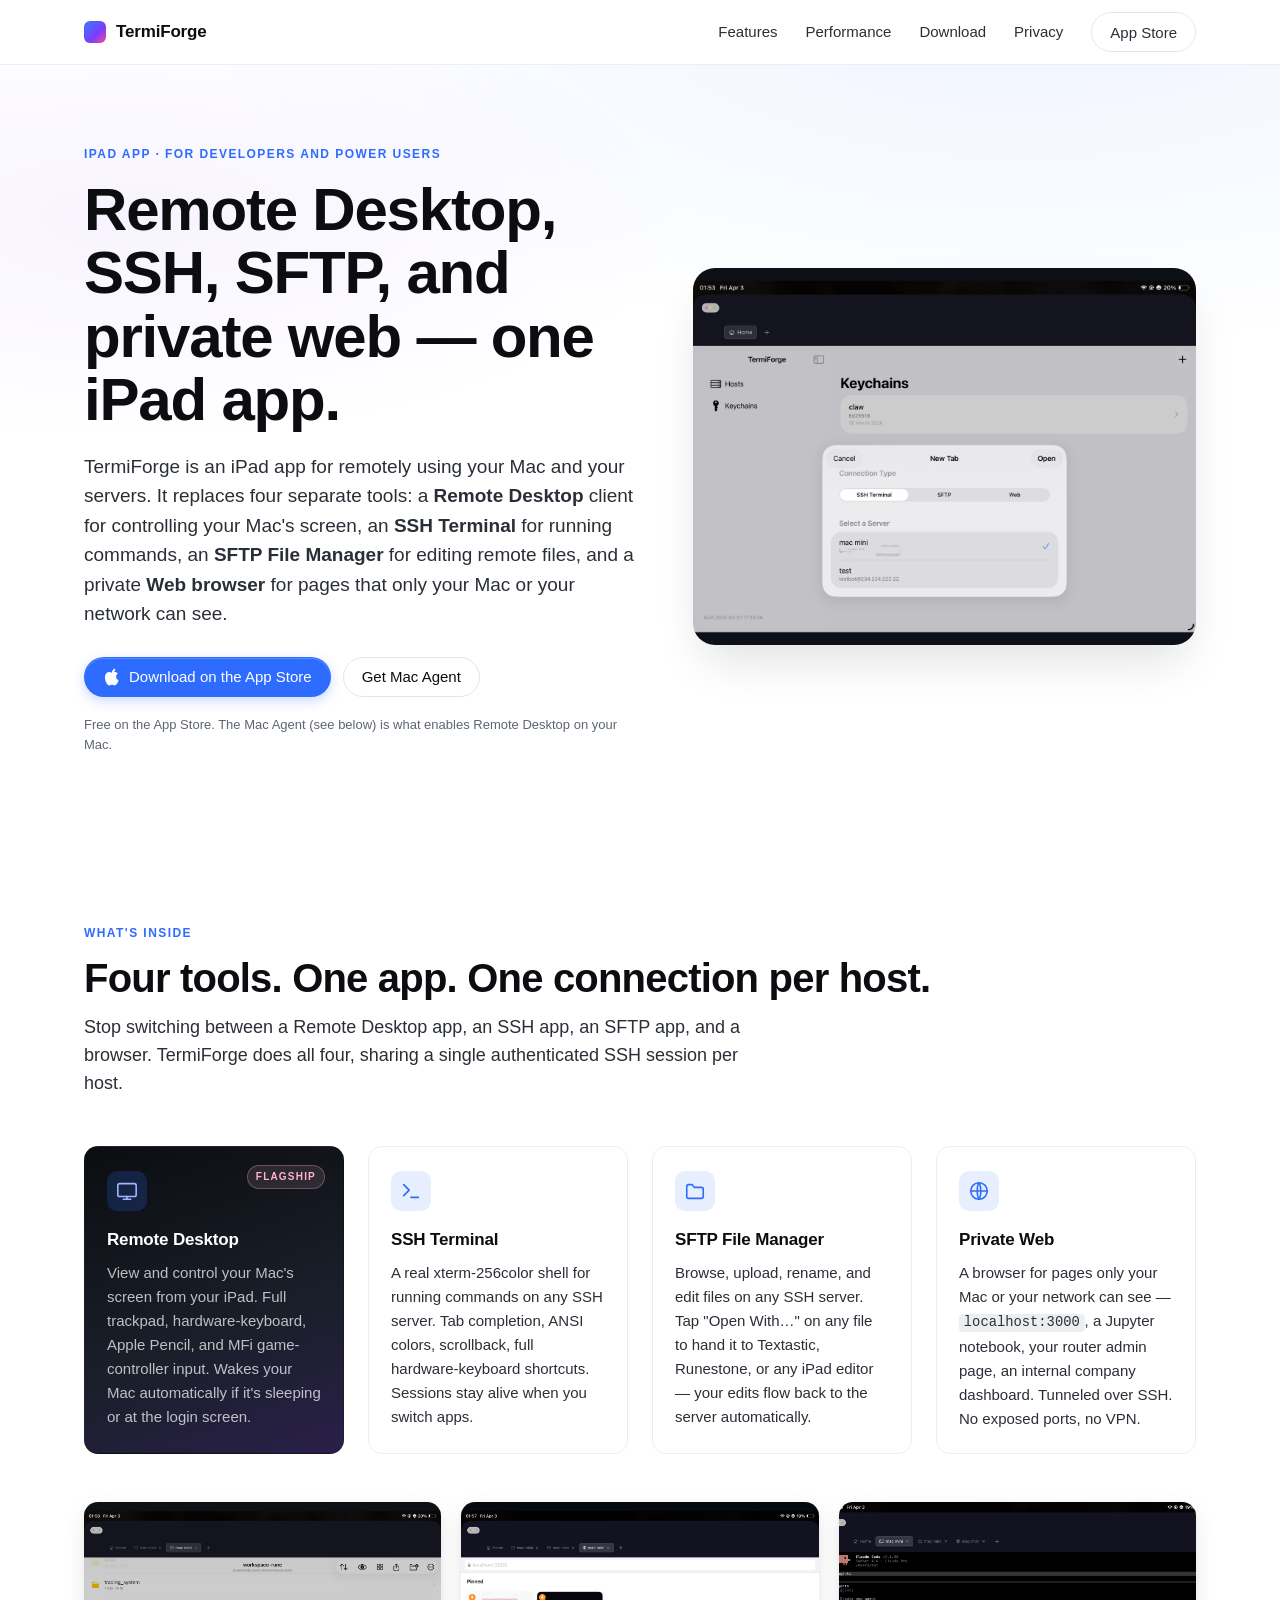
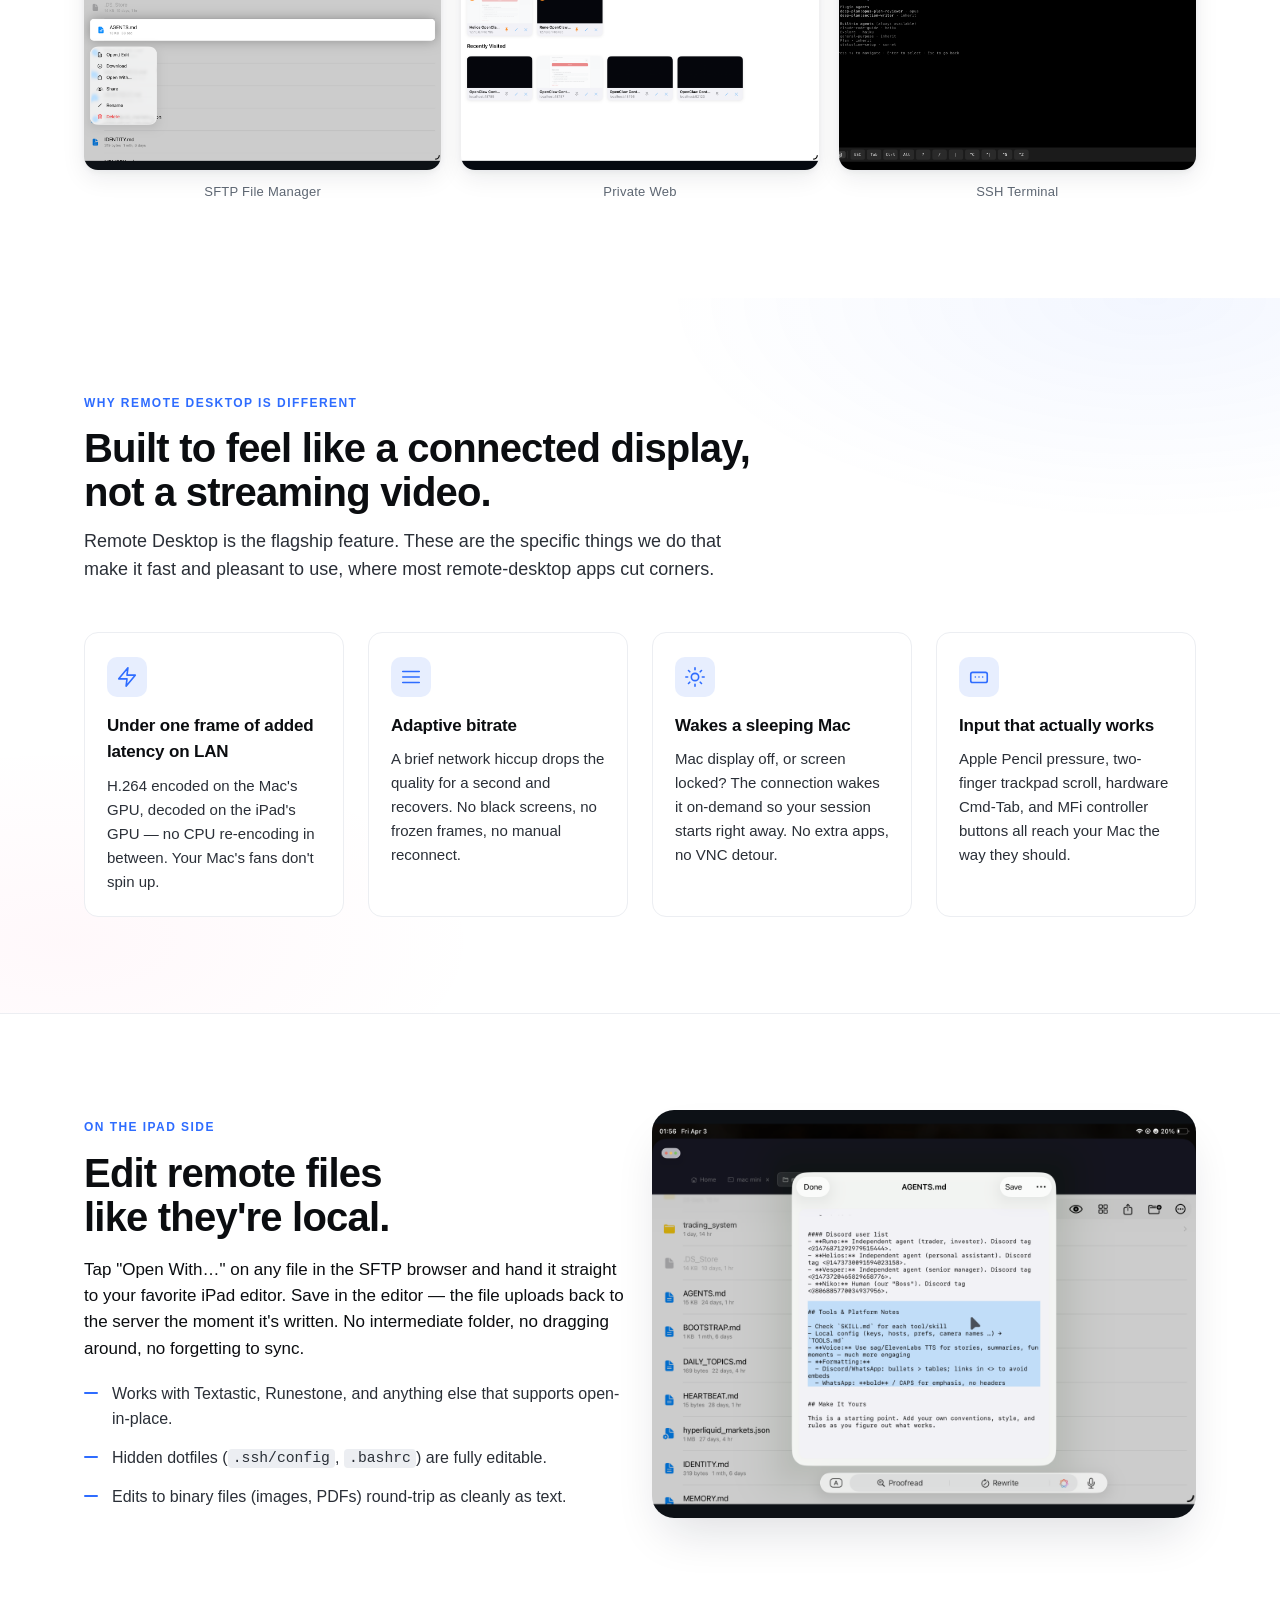
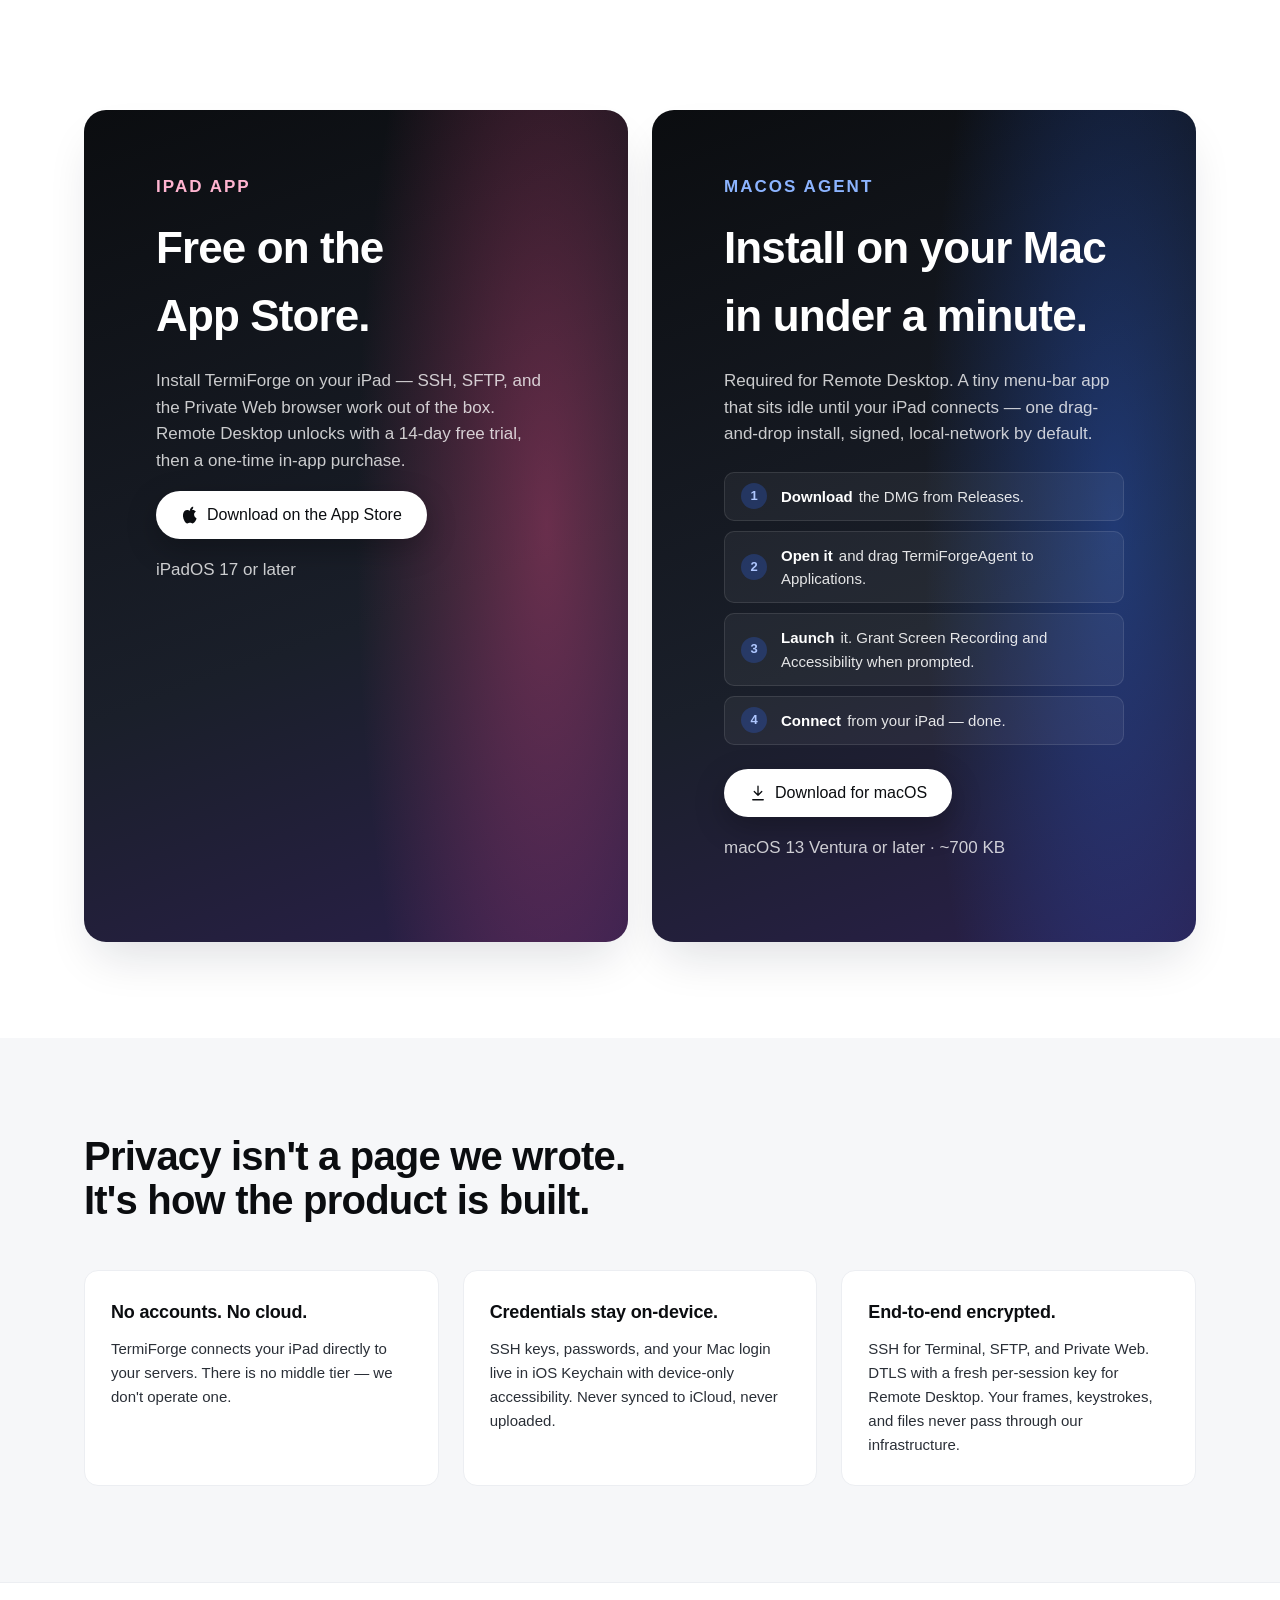
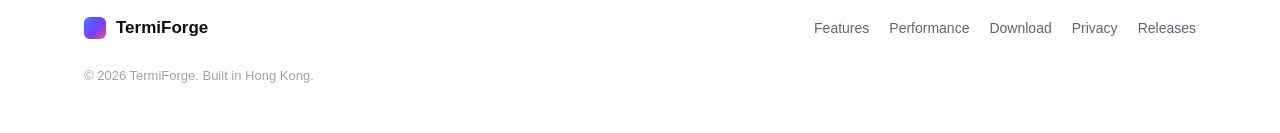
<file: index.html>
<!doctype html>
<html lang="en">
<head>
<meta charset="utf-8">
<meta name="viewport" content="width=device-width, initial-scale=1">
<title>TermiForge — Remote Desktop, SSH, SFTP, and private web for iPad</title>
<meta name="description" content="TermiForge is an iPad app that combines Remote Desktop for your Mac, SSH Terminal, SFTP File Manager, and a private web browser — four pro tools in one app.">
<link rel="preconnect" href="https://github.com">
<link rel="stylesheet" href="assets/styles.css">
<link rel="icon" type="image/svg+xml" href="assets/favicon.svg">
</head>
<body>

<header class="nav">
  <div class="wrap nav__row">
    <a href="#" class="nav__brand" aria-label="TermiForge home">
      <span class="nav__logo" aria-hidden="true"></span>
      <span class="nav__name">TermiForge</span>
    </a>
    <nav class="nav__links">
      <a href="#features">Features</a>
      <a href="#performance">Performance</a>
      <a href="#download">Download</a>
      <a href="#privacy">Privacy</a>
      <a class="btn btn--ghost" href="https://apps.apple.com/us/app/termiforge/id6761552684">App Store</a>
    </nav>
  </div>
</header>

<main>

<!-- ——————————————————————————————————————————————————— Hero ——— -->
<section class="hero">
  <div class="wrap hero__inner">
    <div class="hero__copy">
      <p class="eyebrow">iPad app · For developers and power users</p>
      <h1>Remote Desktop, SSH, SFTP, and private web — one iPad app.</h1>
      <p class="lede">
        TermiForge is an iPad app for remotely using your Mac and your servers. It replaces four separate tools:
        a <strong>Remote Desktop</strong> client for controlling your Mac's screen, an <strong>SSH Terminal</strong>
        for running commands, an <strong>SFTP File Manager</strong> for editing remote files, and a private
        <strong>Web browser</strong> for pages that only your Mac or your network can see.
      </p>
      <div class="cta">
        <a class="btn btn--primary" href="https://apps.apple.com/us/app/termiforge/id6761552684">
          <svg viewBox="0 0 24 24" fill="currentColor" aria-hidden="true"><path d="M16.365 1.43c0 1.14-.493 2.27-1.177 3.08-.744.9-1.98 1.57-2.94 1.57-.12 0-.23-.02-.29-.03-.01-.06-.04-.22-.04-.39 0-1.15.6-2.27 1.22-2.98.77-.9 2.06-1.58 3.13-1.62.03.13.1.28.1.37zM20.58 17.45c-.49 1.13-.72 1.64-1.35 2.64-.88 1.39-2.12 3.11-3.66 3.12-1.37.01-1.72-.84-3.58-.83-1.86 0-2.25.85-3.62.83-1.54-.02-2.71-1.57-3.59-2.96C2.33 16.16 2.06 11.07 3.57 8.44 4.64 6.56 6.34 5.4 7.93 5.4c1.62 0 2.64.86 3.98.86 1.3 0 2.09-.86 3.97-.86 1.42 0 2.92.76 3.99 2.08-3.51 1.87-2.94 6.83.71 8.97z"/></svg>
          Download on the App Store
        </a>
        <a class="btn btn--ghost" href="#download">Get Mac Agent</a>
      </div>
      <p class="hero__note">Free on the App Store. The Mac Agent (see below) is what enables Remote Desktop on your Mac.</p>
    </div>
    <div class="hero__art" aria-hidden="true">
      <picture>
        <img src="screenshots/IMG_0673.png" alt="TermiForge home — choosing a connection type to a Mac" loading="lazy">
      </picture>
    </div>
  </div>
</section>

<!-- —————————————————————————————————————— Features (all 4) —— -->
<section id="features" class="features">
  <div class="wrap">
    <p class="eyebrow">What's inside</p>
    <h2 class="section-title">Four tools. One app. One connection per host.</h2>
    <p class="section-sub">
      Stop switching between a Remote Desktop app, an SSH app, an SFTP app, and a browser. TermiForge does
      all four, sharing a single authenticated SSH session per host.
    </p>

    <div class="grid grid--4">
      <article class="card card--feature">
        <div class="card__icon" aria-hidden="true">
          <svg viewBox="0 0 24 24" fill="none" stroke="currentColor" stroke-width="1.75" stroke-linecap="round" stroke-linejoin="round"><rect x="2" y="4" width="20" height="14" rx="2"/><line x1="8" y1="21" x2="16" y2="21"/><line x1="12" y1="18" x2="12" y2="21"/></svg>
        </div>
        <span class="card__badge">Flagship</span>
        <h3>Remote Desktop</h3>
        <p>View and control your Mac's screen from your iPad. Full trackpad, hardware-keyboard, Apple Pencil, and MFi game-controller input. Wakes your Mac automatically if it's sleeping or at the login screen.</p>
      </article>

      <article class="card">
        <div class="card__icon" aria-hidden="true">
          <svg viewBox="0 0 24 24" fill="none" stroke="currentColor" stroke-width="1.75" stroke-linecap="round" stroke-linejoin="round"><polyline points="4 17 10 11 4 5"/><line x1="12" y1="19" x2="20" y2="19"/></svg>
        </div>
        <h3>SSH Terminal</h3>
        <p>A real xterm-256color shell for running commands on any SSH server. Tab completion, ANSI colors, scrollback, full hardware-keyboard shortcuts. Sessions stay alive when you switch apps.</p>
      </article>

      <article class="card">
        <div class="card__icon" aria-hidden="true">
          <svg viewBox="0 0 24 24" fill="none" stroke="currentColor" stroke-width="1.75" stroke-linecap="round" stroke-linejoin="round"><path d="M3 7a2 2 0 0 1 2-2h4l2 3h8a2 2 0 0 1 2 2v8a2 2 0 0 1-2 2H5a2 2 0 0 1-2-2Z"/></svg>
        </div>
        <h3>SFTP File Manager</h3>
        <p>Browse, upload, rename, and edit files on any SSH server. Tap "Open With…" on any file to hand it to Textastic, Runestone, or any iPad editor — your edits flow back to the server automatically.</p>
      </article>

      <article class="card">
        <div class="card__icon" aria-hidden="true">
          <svg viewBox="0 0 24 24" fill="none" stroke="currentColor" stroke-width="1.75" stroke-linecap="round" stroke-linejoin="round"><circle cx="12" cy="12" r="9"/><path d="M3 12h18M12 3c2.5 3 2.5 15 0 18M12 3c-2.5 3-2.5 15 0 18"/></svg>
        </div>
        <h3>Private Web</h3>
        <p>A browser for pages only your Mac or your network can see — <code>localhost:3000</code>, a Jupyter notebook, your router admin page, an internal company dashboard. Tunneled over SSH. No exposed ports, no VPN.</p>
      </article>
    </div>

    <!-- Screenshot strip — three real screens -->
    <div class="shots">
      <figure>
        <img src="screenshots/IMG_0677.PNG" alt="File manager showing context menu with Open/Edit, Open With, Rename, Delete" loading="lazy">
        <figcaption>SFTP File Manager</figcaption>
      </figure>
      <figure>
        <img src="screenshots/IMG_0678.PNG" alt="Private Web browser showing localhost:3000 with pinned and recently visited sites" loading="lazy">
        <figcaption>Private Web</figcaption>
      </figure>
      <figure>
        <img src="screenshots/IMG_0680.PNG" alt="SSH Terminal session showing Claude Code agent list" loading="lazy">
        <figcaption>SSH Terminal</figcaption>
      </figure>
    </div>
  </div>
</section>

<!-- ——————————————————————————————————————— Performance (RD) —— -->
<section id="performance" class="perf">
  <div class="wrap">
    <p class="eyebrow">Why Remote Desktop is different</p>
    <h2 class="section-title">Built to feel like a connected display,<br>not a streaming video.</h2>
    <p class="section-sub">
      Remote Desktop is the flagship feature. These are the specific things we do that make it fast and
      pleasant to use, where most remote-desktop apps cut corners.
    </p>

    <div class="grid grid--4">
      <article class="card">
        <div class="card__icon" aria-hidden="true">
          <svg viewBox="0 0 24 24" fill="none" stroke="currentColor" stroke-width="1.75" stroke-linecap="round" stroke-linejoin="round"><polyline points="13 2 3 14 12 14 11 22 21 10 12 10 13 2"/></svg>
        </div>
        <h3>Under one frame of added latency on LAN</h3>
        <p>H.264 encoded on the Mac's GPU, decoded on the iPad's GPU — no CPU re-encoding in between. Your Mac's fans don't spin up.</p>
      </article>

      <article class="card">
        <div class="card__icon" aria-hidden="true">
          <svg viewBox="0 0 24 24" fill="none" stroke="currentColor" stroke-width="1.75" stroke-linecap="round" stroke-linejoin="round"><path d="M3 12h18M3 6h18M3 18h18"/></svg>
        </div>
        <h3>Adaptive bitrate</h3>
        <p>A brief network hiccup drops the quality for a second and recovers. No black screens, no frozen frames, no manual reconnect.</p>
      </article>

      <article class="card">
        <div class="card__icon" aria-hidden="true">
          <svg viewBox="0 0 24 24" fill="none" stroke="currentColor" stroke-width="1.75" stroke-linecap="round" stroke-linejoin="round"><circle cx="12" cy="12" r="4"/><path d="M12 2v2M12 20v2M2 12h2M20 12h2M4.9 4.9l1.4 1.4M17.7 17.7l1.4 1.4M4.9 19.1l1.4-1.4M17.7 6.3l1.4-1.4"/></svg>
        </div>
        <h3>Wakes a sleeping Mac</h3>
        <p>Mac display off, or screen locked? The connection wakes it on-demand so your session starts right away. No extra apps, no VNC detour.</p>
      </article>

      <article class="card">
        <div class="card__icon" aria-hidden="true">
          <svg viewBox="0 0 24 24" fill="none" stroke="currentColor" stroke-width="1.75" stroke-linecap="round" stroke-linejoin="round"><rect x="3" y="7" width="18" height="11" rx="2"/><path d="M8 12h.01M12 12h.01M16 12h.01"/></svg>
        </div>
        <h3>Input that actually works</h3>
        <p>Apple Pencil pressure, two-finger trackpad scroll, hardware Cmd-Tab, and MFi controller buttons all reach your Mac the way they should.</p>
      </article>
    </div>
  </div>
</section>

<!-- ——————————————————————————————————————————————— Showcase —— -->
<section class="showcase">
  <div class="wrap grid grid--2">
    <div>
      <p class="eyebrow">On the iPad side</p>
      <h2 class="section-title">Edit remote files<br>like they're local.</h2>
      <p>Tap "Open With…" on any file in the SFTP browser and hand it straight to your favorite iPad editor.
        Save in the editor — the file uploads back to the server the moment it's written. No intermediate folder,
        no dragging around, no forgetting to sync.</p>
      <ul class="list">
        <li>Works with Textastic, Runestone, and anything else that supports open-in-place.</li>
        <li>Hidden dotfiles (<code>.ssh/config</code>, <code>.bashrc</code>) are fully editable.</li>
        <li>Edits to binary files (images, PDFs) round-trip as cleanly as text.</li>
      </ul>
    </div>
    <div class="showcase__art">
      <img src="screenshots/IMG_0675.PNG" alt="Editing a remote markdown file in Textastic with TermiForge syncing changes back to the server" loading="lazy">
    </div>
  </div>
</section>

<!-- ——————————————————————————————————————————————— Download —— -->
<section id="download" class="download">
  <div class="wrap">
    <div class="download__grid">

      <!-- iPad app -->
      <div class="download__card download__card--ipad">
        <div class="download__copy">
          <p class="eyebrow">iPad app</p>
          <h2>Free on the App&nbsp;Store.</h2>
          <p>
            Install TermiForge on your iPad — SSH, SFTP, and the Private Web browser work out of the box.
            Remote Desktop unlocks with a 14-day free trial, then a one-time in-app purchase.
          </p>
          <div class="cta">
            <a class="btn btn--primary btn--lg" href="https://apps.apple.com/us/app/termiforge/id6761552684">
              <svg viewBox="0 0 24 24" fill="currentColor" aria-hidden="true"><path d="M16.365 1.43c0 1.14-.493 2.27-1.177 3.08-.744.9-1.98 1.57-2.94 1.57-.12 0-.23-.02-.29-.03-.01-.06-.04-.22-.04-.39 0-1.15.6-2.27 1.22-2.98.77-.9 2.06-1.58 3.13-1.62.03.13.1.28.1.37zM20.58 17.45c-.49 1.13-.72 1.64-1.35 2.64-.88 1.39-2.12 3.11-3.66 3.12-1.37.01-1.72-.84-3.58-.83-1.86 0-2.25.85-3.62.83-1.54-.02-2.71-1.57-3.59-2.96C2.33 16.16 2.06 11.07 3.57 8.44 4.64 6.56 6.34 5.4 7.93 5.4 9.55 5.4 10.57 6.26 11.91 6.26c1.3 0 2.09-.86 3.97-.86 1.42 0 2.92.76 3.99 2.08-3.51 1.87-2.94 6.83.71 8.97z"/></svg>
              Download on the App Store
            </a>
          </div>
          <p class="meta">iPadOS 17 or later</p>
        </div>
      </div>

      <!-- Mac agent -->
      <div class="download__card">
        <div class="download__copy">
          <p class="eyebrow">macOS Agent</p>
          <h2>Install on your Mac in under a minute.</h2>
          <p>
            Required for Remote Desktop. A tiny menu-bar app that sits idle until your iPad connects —
            one drag-and-drop install, signed, local-network by default.
          </p>

          <ol class="steps">
            <li><strong>Download</strong> the DMG from Releases.</li>
            <li><strong>Open it</strong> and drag TermiForgeAgent to Applications.</li>
            <li><strong>Launch</strong> it. Grant Screen Recording and Accessibility when prompted.</li>
            <li><strong>Connect</strong> from your iPad — done.</li>
          </ol>

          <div class="cta">
            <a class="btn btn--primary btn--lg" href="https://github.com/xlvlxn/termiforge-releases/releases">
              <svg viewBox="0 0 24 24" fill="none" stroke="currentColor" stroke-width="1.75" stroke-linecap="round" stroke-linejoin="round" aria-hidden="true"><path d="M12 3v12M7 10l5 5 5-5M5 21h14"/></svg>
              Download for macOS
            </a>
          </div>

          <p class="meta">macOS 13 Ventura or later · ~700 KB</p>
        </div>
      </div>

    </div>
  </div>
</section>

<!-- ——————————————————————————————————————————————— Privacy ——— -->
<section id="privacy" class="privacy">
  <div class="wrap">
    <h2 class="section-title">Privacy isn't a page we wrote.<br>It's how the product is built.</h2>

    <div class="grid grid--3">
      <div class="feature">
        <h3>No accounts. No cloud.</h3>
        <p>TermiForge connects your iPad directly to your servers. There is no middle tier — we don't operate one.</p>
      </div>
      <div class="feature">
        <h3>Credentials stay on-device.</h3>
        <p>SSH keys, passwords, and your Mac login live in iOS Keychain with device-only accessibility. Never synced to iCloud, never uploaded.</p>
      </div>
      <div class="feature">
        <h3>End-to-end encrypted.</h3>
        <p>SSH for Terminal, SFTP, and Private Web. DTLS with a fresh per-session key for Remote Desktop. Your frames, keystrokes, and files never pass through our infrastructure.</p>
      </div>
    </div>
  </div>
</section>

</main>

<footer class="foot">
  <div class="wrap foot__row">
    <div class="foot__brand">
      <span class="nav__logo" aria-hidden="true"></span>
      <span>TermiForge</span>
    </div>
    <nav class="foot__links">
      <a href="#features">Features</a>
      <a href="#performance">Performance</a>
      <a href="#download">Download</a>
      <a href="#privacy">Privacy</a>
      <a href="https://github.com/xlvlxn/termiforge-releases/releases">Releases</a>
    </nav>
    <p class="foot__copy">© <span id="year"></span> TermiForge. Built in Hong Kong.</p>
  </div>
</footer>

<script>document.getElementById('year').textContent = new Date().getFullYear();</script>
</body>
</html>
</file>
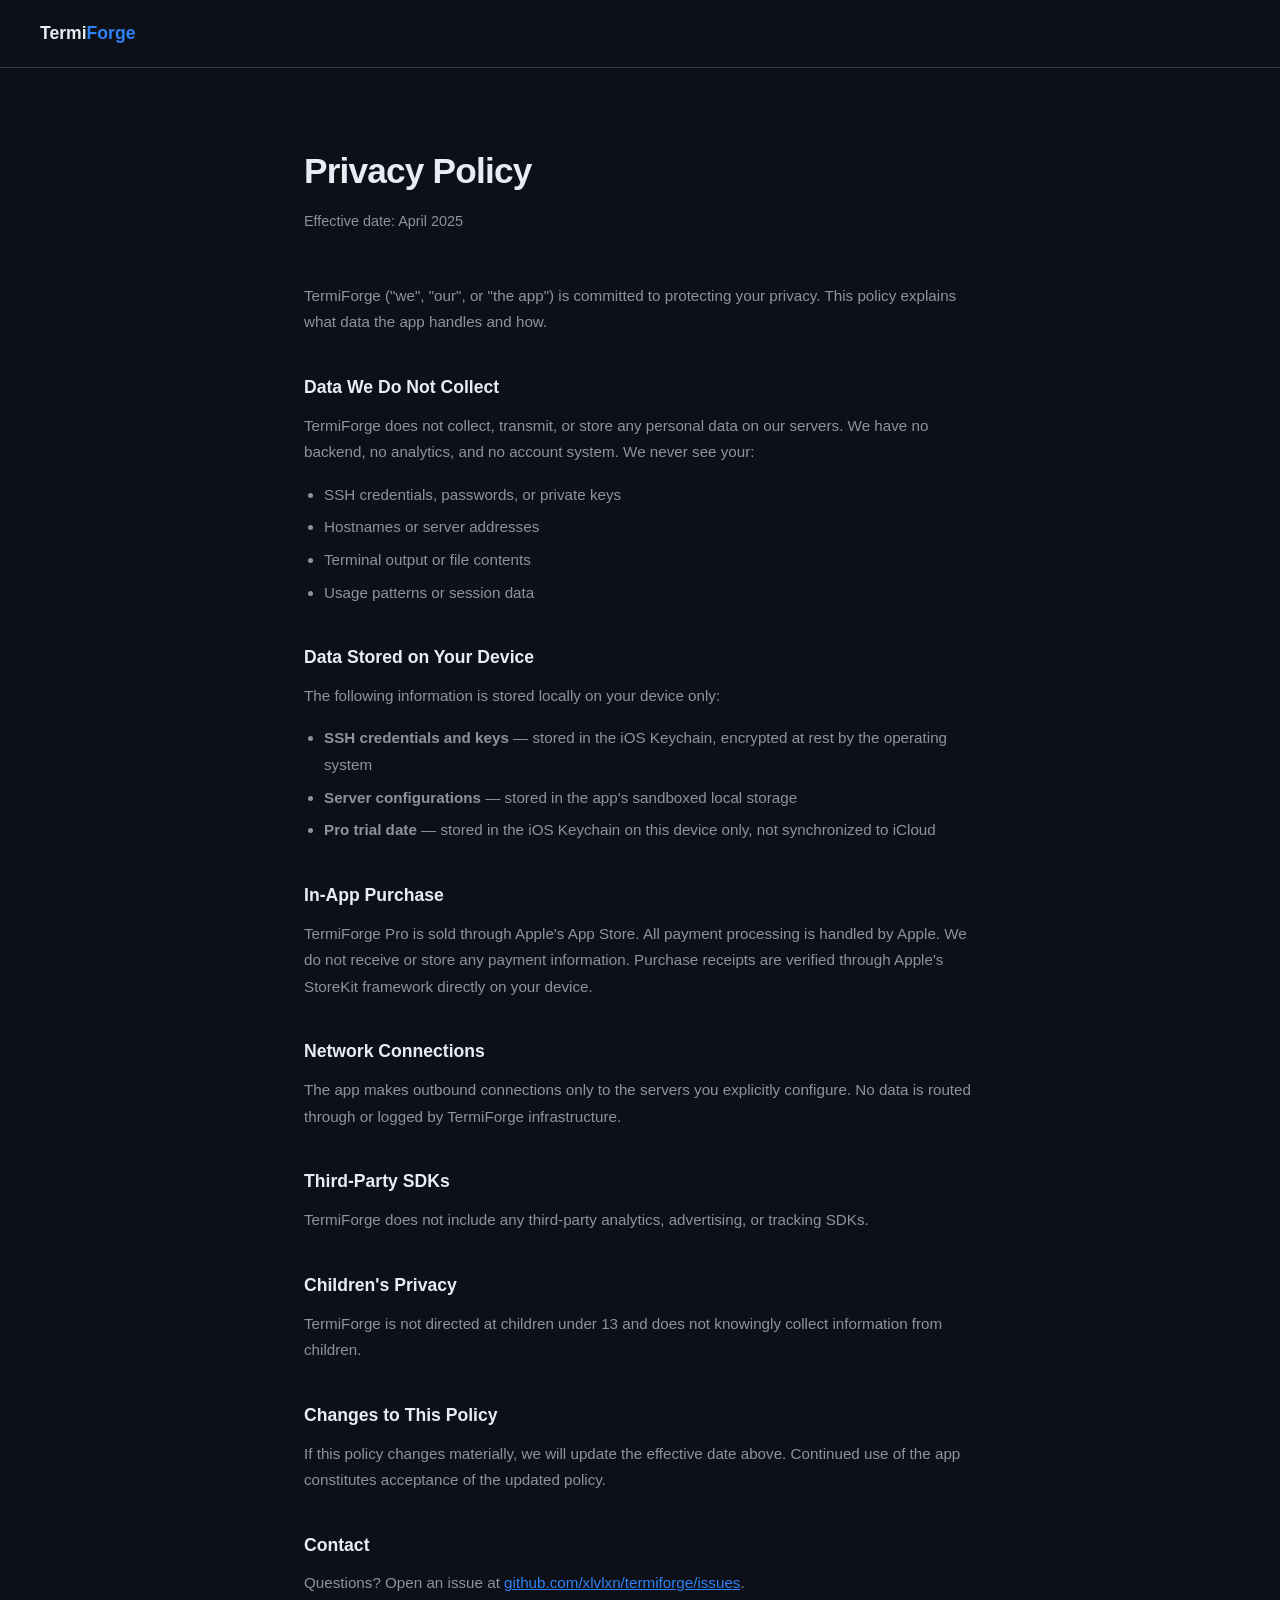
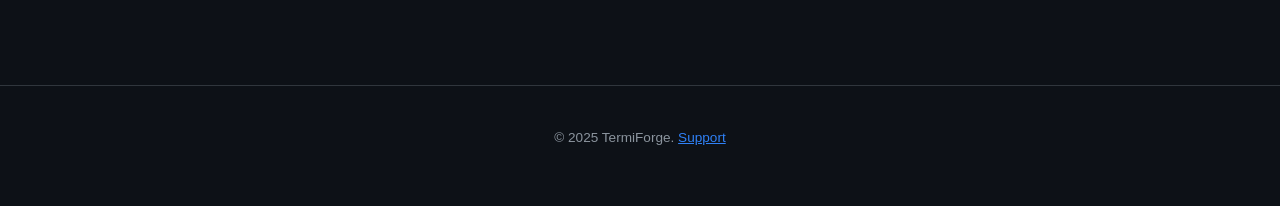
<file: privacy.html>
<!DOCTYPE html>
<html lang="en">
<head>
  <meta charset="UTF-8" />
  <meta name="viewport" content="width=device-width, initial-scale=1.0" />
  <title>Privacy Policy — TermiForge</title>
  <style>
    *, *::before, *::after { box-sizing: border-box; margin: 0; padding: 0; }
    :root {
      --bg: #0d1117; --surface: #161b22; --border: #30363d;
      --accent: #2f81f7; --text: #e6edf3; --muted: #8b949e;
    }
    body { background: var(--bg); color: var(--text); font-family: -apple-system, BlinkMacSystemFont, "Segoe UI", Helvetica, Arial, sans-serif; line-height: 1.75; }
    a { color: var(--accent); }
    nav { display: flex; align-items: center; justify-content: space-between; padding: 18px 40px; border-bottom: 1px solid var(--border); }
    .nav-logo { font-size: 1.1rem; font-weight: 700; color: var(--text); text-decoration: none; }
    .nav-logo span { color: var(--accent); }
    .content { max-width: 720px; margin: 0 auto; padding: 72px 24px; }
    h1 { font-size: 2.2rem; font-weight: 800; letter-spacing: -0.8px; margin-bottom: 8px; }
    .date { color: var(--muted); font-size: 0.9rem; margin-bottom: 48px; }
    h2 { font-size: 1.1rem; font-weight: 700; margin: 36px 0 10px; }
    p { color: var(--muted); margin-bottom: 16px; font-size: 0.95rem; }
    ul { color: var(--muted); margin: 0 0 16px 20px; font-size: 0.95rem; }
    li { margin-bottom: 6px; }
    footer { padding: 40px; border-top: 1px solid var(--border); text-align: center; }
    footer p { color: var(--muted); font-size: 0.85rem; }
  </style>
</head>
<body>

  <nav>
    <a href="index.html" class="nav-logo">Termi<span>Forge</span></a>
  </nav>

  <div class="content">
    <h1>Privacy Policy</h1>
    <p class="date">Effective date: April 2025</p>

    <p>TermiForge ("we", "our", or "the app") is committed to protecting your privacy. This policy explains what data the app handles and how.</p>

    <h2>Data We Do Not Collect</h2>
    <p>TermiForge does not collect, transmit, or store any personal data on our servers. We have no backend, no analytics, and no account system. We never see your:</p>
    <ul>
      <li>SSH credentials, passwords, or private keys</li>
      <li>Hostnames or server addresses</li>
      <li>Terminal output or file contents</li>
      <li>Usage patterns or session data</li>
    </ul>

    <h2>Data Stored on Your Device</h2>
    <p>The following information is stored locally on your device only:</p>
    <ul>
      <li><strong>SSH credentials and keys</strong> — stored in the iOS Keychain, encrypted at rest by the operating system</li>
      <li><strong>Server configurations</strong> — stored in the app's sandboxed local storage</li>
      <li><strong>Pro trial date</strong> — stored in the iOS Keychain on this device only, not synchronized to iCloud</li>
    </ul>

    <h2>In-App Purchase</h2>
    <p>TermiForge Pro is sold through Apple's App Store. All payment processing is handled by Apple. We do not receive or store any payment information. Purchase receipts are verified through Apple's StoreKit framework directly on your device.</p>

    <h2>Network Connections</h2>
    <p>The app makes outbound connections only to the servers you explicitly configure. No data is routed through or logged by TermiForge infrastructure.</p>

    <h2>Third-Party SDKs</h2>
    <p>TermiForge does not include any third-party analytics, advertising, or tracking SDKs.</p>

    <h2>Children's Privacy</h2>
    <p>TermiForge is not directed at children under 13 and does not knowingly collect information from children.</p>

    <h2>Changes to This Policy</h2>
    <p>If this policy changes materially, we will update the effective date above. Continued use of the app constitutes acceptance of the updated policy.</p>

    <h2>Contact</h2>
    <p>Questions? Open an issue at <a href="https://github.com/xlvlxn/termiforge/issues">github.com/xlvlxn/termiforge/issues</a>.</p>
  </div>

  <footer>
    <p>© 2025 TermiForge. <a href="support.html">Support</a></p>
  </footer>

</body>
</html>
</file>
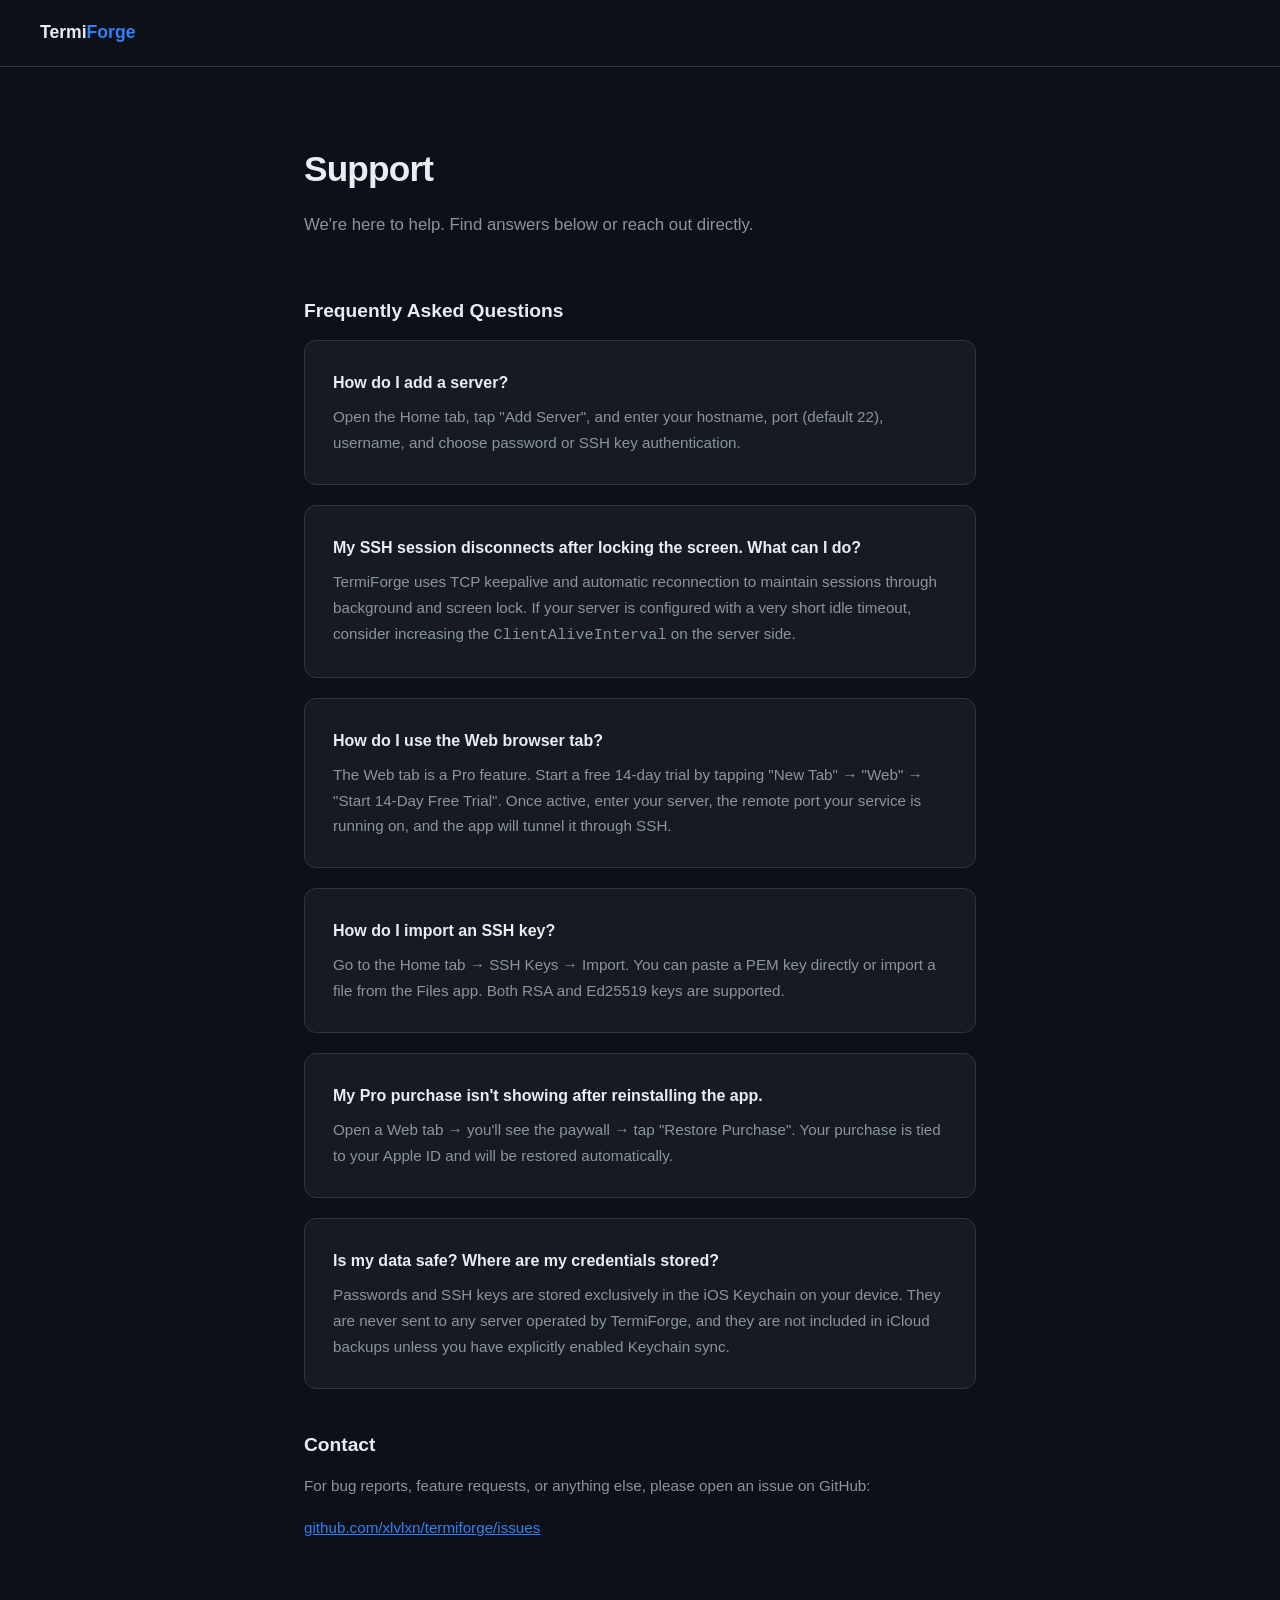
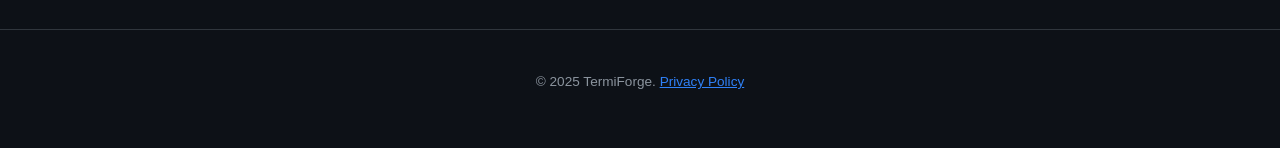
<file: support.html>
<!DOCTYPE html>
<html lang="en">
<head>
  <meta charset="UTF-8" />
  <meta name="viewport" content="width=device-width, initial-scale=1.0" />
  <title>Support — TermiForge</title>
  <style>
    *, *::before, *::after { box-sizing: border-box; margin: 0; padding: 0; }
    :root {
      --bg: #0d1117; --surface: #161b22; --border: #30363d;
      --accent: #2f81f7; --text: #e6edf3; --muted: #8b949e;
    }
    body { background: var(--bg); color: var(--text); font-family: -apple-system, BlinkMacSystemFont, "Segoe UI", Helvetica, Arial, sans-serif; line-height: 1.7; }
    a { color: var(--accent); }
    nav { display: flex; align-items: center; justify-content: space-between; padding: 18px 40px; border-bottom: 1px solid var(--border); }
    .nav-logo { font-size: 1.1rem; font-weight: 700; color: var(--text); text-decoration: none; }
    .nav-logo span { color: var(--accent); }
    .content { max-width: 720px; margin: 0 auto; padding: 72px 24px; }
    h1 { font-size: 2.2rem; font-weight: 800; letter-spacing: -0.8px; margin-bottom: 12px; }
    .subtitle { color: var(--muted); font-size: 1.05rem; margin-bottom: 56px; }
    h2 { font-size: 1.2rem; font-weight: 700; margin: 40px 0 12px; }
    p { color: var(--muted); margin-bottom: 16px; font-size: 0.95rem; }
    .card { background: var(--surface); border: 1px solid var(--border); border-radius: 12px; padding: 28px; margin-bottom: 20px; }
    .card h3 { font-size: 1rem; font-weight: 700; margin-bottom: 8px; }
    .card p { margin: 0; }
    footer { padding: 40px; border-top: 1px solid var(--border); text-align: center; }
    footer p { color: var(--muted); font-size: 0.85rem; }
  </style>
</head>
<body>

  <nav>
    <a href="index.html" class="nav-logo">Termi<span>Forge</span></a>
  </nav>

  <div class="content">
    <h1>Support</h1>
    <p class="subtitle">We're here to help. Find answers below or reach out directly.</p>

    <h2>Frequently Asked Questions</h2>

    <div class="card">
      <h3>How do I add a server?</h3>
      <p>Open the Home tab, tap "Add Server", and enter your hostname, port (default 22), username, and choose password or SSH key authentication.</p>
    </div>

    <div class="card">
      <h3>My SSH session disconnects after locking the screen. What can I do?</h3>
      <p>TermiForge uses TCP keepalive and automatic reconnection to maintain sessions through background and screen lock. If your server is configured with a very short idle timeout, consider increasing the <code>ClientAliveInterval</code> on the server side.</p>
    </div>

    <div class="card">
      <h3>How do I use the Web browser tab?</h3>
      <p>The Web tab is a Pro feature. Start a free 14-day trial by tapping "New Tab" → "Web" → "Start 14-Day Free Trial". Once active, enter your server, the remote port your service is running on, and the app will tunnel it through SSH.</p>
    </div>

    <div class="card">
      <h3>How do I import an SSH key?</h3>
      <p>Go to the Home tab → SSH Keys → Import. You can paste a PEM key directly or import a file from the Files app. Both RSA and Ed25519 keys are supported.</p>
    </div>

    <div class="card">
      <h3>My Pro purchase isn't showing after reinstalling the app.</h3>
      <p>Open a Web tab → you'll see the paywall → tap "Restore Purchase". Your purchase is tied to your Apple ID and will be restored automatically.</p>
    </div>

    <div class="card">
      <h3>Is my data safe? Where are my credentials stored?</h3>
      <p>Passwords and SSH keys are stored exclusively in the iOS Keychain on your device. They are never sent to any server operated by TermiForge, and they are not included in iCloud backups unless you have explicitly enabled Keychain sync.</p>
    </div>

    <h2>Contact</h2>
    <p>For bug reports, feature requests, or anything else, please open an issue on GitHub:</p>
    <p><a href="https://github.com/xlvlxn/termiforge/issues">github.com/xlvlxn/termiforge/issues</a></p>

  </div>

  <footer>
    <p>© 2025 TermiForge. <a href="privacy.html">Privacy Policy</a></p>
  </footer>

</body>
</html>
</file>
<file: assets/styles.css>
/* ————————————————————————————————————————————————————————————————
   TermiForge site — single stylesheet, system-font stack, no deps.
   Design principles:
     • Use typography and whitespace for hierarchy; avoid decorative flourish.
     • Stay close to iOS/macOS type conventions so the site looks like an
       extension of the app, not a marketing microsite.
     • Accessible contrast, responsive at every breakpoint.
   ———————————————————————————————————————————————————————————————— */

:root {
  /* Palette */
  --ink:         #0B0D10;     /* near-black for text */
  --ink-2:       #2A2F37;     /* secondary text */
  --ink-3:       #5D6672;     /* tertiary / meta */
  --ink-4:       #9AA4B1;     /* very muted */

  --paper:       #FFFFFF;
  --paper-2:     #F6F7F9;     /* section alt */
  --paper-3:     #ECEEF2;     /* borders / hair lines */
  --paper-4:     #E2E6EC;

  --accent:      #2E6CFF;     /* primary action */
  --accent-ink:  #1F4FCC;
  --accent-tint: #E7EEFE;

  --radius-s: 8px;
  --radius-m: 14px;
  --radius-l: 22px;

  --shadow-sm: 0 1px 2px rgba(16, 24, 40, 0.04), 0 1px 3px rgba(16, 24, 40, 0.08);
  --shadow-md: 0 8px 24px rgba(16, 24, 40, 0.08), 0 2px 6px rgba(16, 24, 40, 0.05);
  --shadow-lg: 0 24px 48px -12px rgba(16, 24, 40, 0.14);

  --step: 1rem;
}

* { box-sizing: border-box; }
html { -webkit-text-size-adjust: 100%; text-rendering: optimizeLegibility; }
body {
  margin: 0;
  color: var(--ink);
  background: var(--paper);
  font-family: -apple-system, BlinkMacSystemFont, "SF Pro Text", "Inter", "Helvetica Neue", Arial, sans-serif;
  font-size: 17px;
  line-height: 1.55;
  font-feature-settings: "ss01", "ss02";
}

img, svg, picture { max-width: 100%; display: block; }
a { color: var(--accent); text-decoration: none; }
a:hover { color: var(--accent-ink); }
code {
  font-family: "SF Mono", "JetBrains Mono", ui-monospace, Menlo, Consolas, monospace;
  background: var(--paper-3);
  padding: 0.1em 0.35em;
  border-radius: 4px;
  font-size: 0.92em;
}
em { font-style: normal; color: var(--ink); font-weight: 600; }

/* ——————————————————————————————————————————————————— Layout ——— */
.wrap { max-width: 1160px; margin: 0 auto; padding: 0 24px; }

/* ——————————————————————————————————————————————————— Nav ———— */
.nav {
  position: sticky; top: 0; z-index: 10;
  background: rgba(255,255,255,0.85);
  backdrop-filter: saturate(180%) blur(20px);
  -webkit-backdrop-filter: saturate(180%) blur(20px);
  border-bottom: 1px solid var(--paper-3);
}
.nav__row {
  display: flex; align-items: center; justify-content: space-between;
  height: 64px;
}
.nav__brand {
  display: inline-flex; align-items: center; gap: 10px;
  color: var(--ink); font-weight: 600; letter-spacing: -0.01em;
}
.nav__logo {
  width: 22px; height: 22px; border-radius: 6px;
  background: linear-gradient(135deg, #3D7BFF 0%, #7A3CFF 60%, #FF4D8F 100%);
  box-shadow: inset 0 0 0 1px rgba(0,0,0,0.05);
}
.nav__name { font-size: 17px; }
.nav__links {
  display: flex; align-items: center; gap: 28px;
}
.nav__links a {
  color: var(--ink-2); font-size: 15px;
}
.nav__links a:hover { color: var(--ink); }

/* ——————————————————————————————————————————————————— Buttons —— */
.btn {
  display: inline-flex; align-items: center; gap: 8px;
  height: 40px; padding: 0 18px;
  border-radius: 999px; font-weight: 500; font-size: 15px;
  transition: transform 0.08s ease, background-color 0.15s ease, box-shadow 0.2s ease;
  border: 1px solid transparent;
  line-height: 1;
}
.btn svg { width: 18px; height: 18px; }
.btn--primary {
  background: var(--accent); color: #fff;
  box-shadow: 0 1px 0 rgba(255,255,255,0.2) inset, 0 4px 12px rgba(46,108,255,0.25);
}
.btn--primary:hover { background: var(--accent-ink); color: #fff; }
.btn--ghost {
  color: var(--ink); background: transparent;
  border-color: var(--paper-4);
}
.btn--ghost:hover { background: var(--paper-2); color: var(--ink); }
.btn--lg { height: 48px; padding: 0 24px; font-size: 16px; }

/* ——————————————————————————————————————————————————— Hero ————— */
.hero {
  padding: 80px 0 60px;
  background:
    radial-gradient(1200px 520px at 80% -10%, rgba(46,108,255,0.08), transparent 70%),
    radial-gradient(800px 320px at 10% 20%, rgba(124,60,255,0.06), transparent 70%);
}
.hero__inner {
  display: grid; grid-template-columns: minmax(0, 1.1fr) minmax(0, 1fr);
  gap: 56px; align-items: center;
}
.eyebrow {
  text-transform: uppercase; letter-spacing: 0.12em;
  font-size: 12px; font-weight: 600; color: var(--accent);
  margin: 0 0 14px;
}
.hero h1 {
  font-size: clamp(36px, 5.2vw, 60px);
  line-height: 1.06; letter-spacing: -0.02em;
  font-weight: 700;
  margin: 0 0 20px;
  color: var(--ink);
}
.hero .lede {
  font-size: 19px; color: var(--ink-2);
  max-width: 580px; margin: 0 0 28px;
}
.cta { display: flex; flex-wrap: wrap; gap: 12px; }
.hero__note {
  margin-top: 18px; font-size: 13px; color: var(--ink-3);
}
.hero__art img {
  border-radius: var(--radius-l);
  box-shadow: var(--shadow-lg);
  aspect-ratio: 4 / 3; object-fit: cover; object-position: center top;
  background: var(--paper-3);
}

/* ——————————————————————————————————————————————— Sections ——— */
section { padding: 96px 0; }
.section-title {
  font-size: clamp(30px, 3.6vw, 40px);
  line-height: 1.1; letter-spacing: -0.02em;
  font-weight: 700; margin: 0 0 14px;
}
.section-sub {
  color: var(--ink-2); font-size: 18px;
  max-width: 680px; margin: 0 0 48px;
}

.grid { display: grid; gap: 24px; }
.grid--2 { grid-template-columns: 1fr 1fr; align-items: center; }
.grid--3 { grid-template-columns: repeat(3, minmax(0, 1fr)); }
.grid--4 { grid-template-columns: repeat(4, minmax(0, 1fr)); }

/* Cards */
.card {
  background: var(--paper);
  border: 1px solid var(--paper-3);
  border-radius: var(--radius-m);
  padding: 24px 22px 22px;
  transition: transform 0.15s ease, box-shadow 0.2s ease, border-color 0.2s ease;
}
.card:hover {
  transform: translateY(-2px);
  border-color: var(--paper-4);
  box-shadow: var(--shadow-md);
}
.card__icon {
  width: 40px; height: 40px;
  display: inline-flex; align-items: center; justify-content: center;
  border-radius: 10px;
  background: var(--accent-tint); color: var(--accent);
  margin-bottom: 16px;
}
.card__icon svg { width: 22px; height: 22px; }
.card h3 { margin: 0 0 8px; font-size: 17px; font-weight: 600; letter-spacing: -0.01em; }
.card p  { margin: 0; color: var(--ink-2); font-size: 15px; line-height: 1.6; }

/* Performance section — lighter, benchmark-feel */
.perf {
  background: var(--paper);
  position: relative;
}
.perf::before {
  content: ""; position: absolute; inset: 0;
  background:
    radial-gradient(700px 320px at 90% 0%, rgba(46,108,255,0.06), transparent 70%),
    radial-gradient(600px 280px at 5% 90%, rgba(255,77,143,0.04), transparent 70%);
  pointer-events: none;
}
.perf .wrap { position: relative; }

/* All-in-one section */
.all-in-one { background: var(--paper-2); }

/* Featured card (RD flagship) */
.card--feature {
  background: linear-gradient(160deg, #0B0D10 0%, #1A1F2A 60%, #2A1F4A 100%);
  color: #fff;
  border-color: transparent;
  position: relative;
}
.card--feature .card__icon {
  background: rgba(46,108,255,0.2);
  color: #9BB8FF;
}
.card--feature h3 { color: #fff; }
.card--feature p  { color: rgba(255,255,255,0.72); }
.card__badge {
  position: absolute; top: 18px; right: 18px;
  font-size: 10px; font-weight: 700; letter-spacing: 0.12em;
  text-transform: uppercase;
  color: #FFB4D0;
  background: rgba(255,180,208,0.12);
  border: 1px solid rgba(255,180,208,0.3);
  padding: 3px 8px; border-radius: 999px;
}
.card--feature:hover { transform: translateY(-2px); box-shadow: var(--shadow-lg); }

/* Screenshot strip under features */
.shots {
  display: grid; grid-template-columns: repeat(3, minmax(0, 1fr));
  gap: 20px; margin-top: 48px;
}
.shots figure { margin: 0; }
.shots img {
  border-radius: var(--radius-m);
  box-shadow: var(--shadow-md);
  aspect-ratio: 4 / 3; object-fit: cover; object-position: center top;
  background: var(--paper-3);
  width: 100%;
}
.shots figcaption {
  margin-top: 12px; text-align: center;
  font-size: 13px; color: var(--ink-3);
  letter-spacing: 0.02em;
}
@media (max-width: 780px) {
  .shots { grid-template-columns: 1fr; gap: 16px; }
}

/* System requirements list in download card */
.reqs {
  margin: 24px 0 0; padding: 0;
  display: grid; gap: 10px;
}
.reqs > div {
  display: grid; grid-template-columns: 90px 1fr;
  gap: 16px; align-items: baseline;
  padding: 10px 0;
  border-top: 1px solid rgba(255,255,255,0.08);
}
.reqs dt {
  font-size: 12px; text-transform: uppercase; letter-spacing: 0.1em;
  color: rgba(255,255,255,0.5); margin: 0;
}
.reqs dd {
  margin: 0; font-size: 14px; color: rgba(255,255,255,0.85);
  line-height: 1.5;
}
@media (max-width: 560px) {
  .reqs > div { grid-template-columns: 1fr; gap: 4px; }
}

/* Showcase */
.showcase { background: var(--paper); border-top: 1px solid var(--paper-3); }
.showcase .section-title { margin-bottom: 18px; }
.showcase .list {
  list-style: none; padding: 0; margin: 20px 0 0;
  display: grid; gap: 14px;
}
.showcase .list li {
  padding-left: 28px; position: relative;
  color: var(--ink-2); font-size: 16px;
}
.showcase .list li::before {
  content: ""; position: absolute; left: 0; top: 10px;
  width: 14px; height: 2px; background: var(--accent);
  border-radius: 2px;
}
.showcase__art img {
  border-radius: var(--radius-l);
  box-shadow: var(--shadow-lg);
  aspect-ratio: 4 / 3; object-fit: cover;
  background: var(--paper-3);
}

/* Download */
.download { background: var(--paper); }
.download__grid {
  display: grid;
  grid-template-columns: repeat(2, minmax(0, 1fr));
  gap: 24px;
}
.download__card--ipad {
  background: linear-gradient(160deg, #2D1B4E 0%, #1D2A4F 55%, #0B1D36 100%);
}
.download__card--ipad::before {
  background: radial-gradient(closest-side, rgba(255,77,143,0.35), transparent) !important;
}
.download__card--ipad .eyebrow { color: #FFB4D0 !important; }
.download__card--ipad h2 { color: #fff; }
@media (max-width: 900px) {
  .download__grid { grid-template-columns: 1fr; }
}
.download__card {
  background: linear-gradient(160deg, #0B0D10 0%, #1A1F2A 60%, #2A1F4A 100%);
  color: #fff;
  border-radius: var(--radius-l);
  padding: 64px clamp(28px, 6vw, 72px);
  box-shadow: var(--shadow-lg);
  position: relative; overflow: hidden;
}
.download__card::before {
  content: ""; position: absolute;
  right: -20%; top: -40%; width: 70%; height: 180%;
  background: radial-gradient(closest-side, rgba(46,108,255,0.35), transparent);
  pointer-events: none;
}
.download__copy { position: relative; max-width: 720px; }
.download h2 {
  font-size: clamp(30px, 3.8vw, 44px); margin: 0 0 18px;
  letter-spacing: -0.02em; font-weight: 700;
}
.download .eyebrow { color: #8CB4FF; }
.download p { color: rgba(255,255,255,0.78); font-size: 17px; max-width: 620px; }
.steps {
  list-style: none; padding: 0; margin: 24px 0;
  counter-reset: step;
  display: grid; gap: 10px;
}
.steps li {
  counter-increment: step;
  padding: 12px 16px 12px 56px;
  position: relative;
  background: rgba(255,255,255,0.05);
  border: 1px solid rgba(255,255,255,0.1);
  border-radius: 10px;
  font-size: 15px; color: rgba(255,255,255,0.88);
}
.steps li::before {
  content: counter(step);
  position: absolute; left: 16px; top: 50%; transform: translateY(-50%);
  width: 26px; height: 26px; border-radius: 50%;
  background: rgba(46,108,255,0.25);
  color: #AFC7FF;
  display: flex; align-items: center; justify-content: center;
  font-size: 13px; font-weight: 600;
}
.steps strong { color: #fff; font-weight: 600; margin-right: 2px; }
.download .btn--primary {
  background: #fff; color: var(--ink);
  box-shadow: 0 10px 30px rgba(0,0,0,0.25);
}
.download .btn--primary:hover { background: var(--paper-2); }
.download .btn--ghost {
  color: rgba(255,255,255,0.9); border-color: rgba(255,255,255,0.25);
}
.download .btn--ghost:hover { background: rgba(255,255,255,0.08); color: #fff; }
.meta { margin-top: 18px !important; font-size: 13px; color: rgba(255,255,255,0.55); }

/* Privacy */
.privacy { background: var(--paper-2); }
.privacy .section-title { margin-bottom: 48px; }
.feature {
  background: var(--paper);
  border: 1px solid var(--paper-3);
  border-radius: var(--radius-m);
  padding: 28px 26px;
}
.feature h3 { margin: 0 0 10px; font-size: 18px; letter-spacing: -0.01em; font-weight: 600; }
.feature p  { margin: 0; color: var(--ink-2); font-size: 15px; line-height: 1.6; }

/* ————————————————————————————————————————————————— Footer ——— */
.foot {
  border-top: 1px solid var(--paper-3);
  padding: 32px 0 48px;
  color: var(--ink-3);
}
.foot__row {
  display: flex; align-items: center; gap: 24px;
  flex-wrap: wrap;
}
.foot__brand { display: inline-flex; align-items: center; gap: 10px; color: var(--ink); font-weight: 600; }
.foot__links { display: flex; gap: 20px; margin-left: auto; }
.foot__links a { color: var(--ink-3); font-size: 14px; }
.foot__links a:hover { color: var(--ink); }
.foot__copy { width: 100%; font-size: 13px; margin: 0; color: var(--ink-4); }

/* ————————————————————————————————————————————— Responsive ——— */
@media (max-width: 1024px) {
  .grid--4 { grid-template-columns: repeat(2, minmax(0, 1fr)); }
}
@media (max-width: 780px) {
  section { padding: 64px 0; }
  .hero { padding: 48px 0 40px; }
  .hero__inner { grid-template-columns: 1fr; gap: 32px; }
  .grid--2 { grid-template-columns: 1fr; }
  .grid--3 { grid-template-columns: 1fr; }
  .nav__links a:not(.btn) { display: none; }
  .download__card { padding: 40px 22px; }
}
</file>
